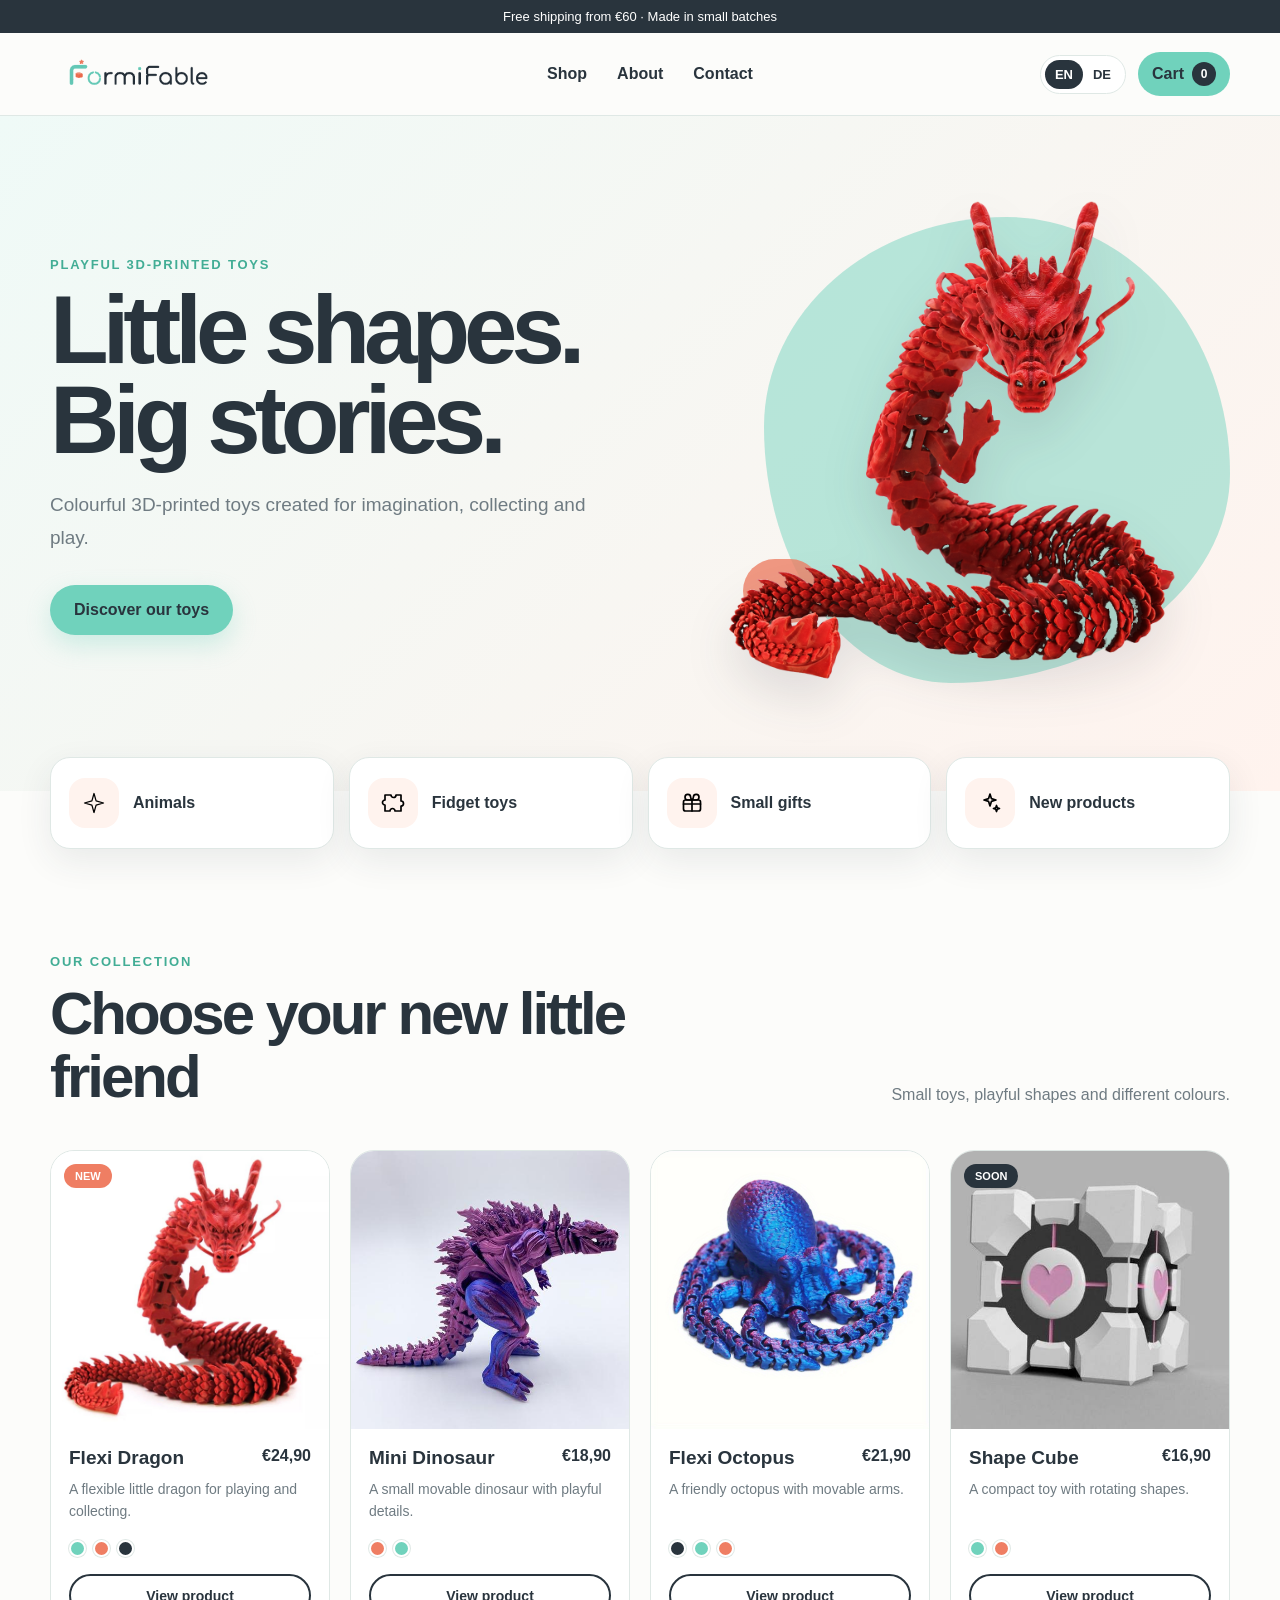
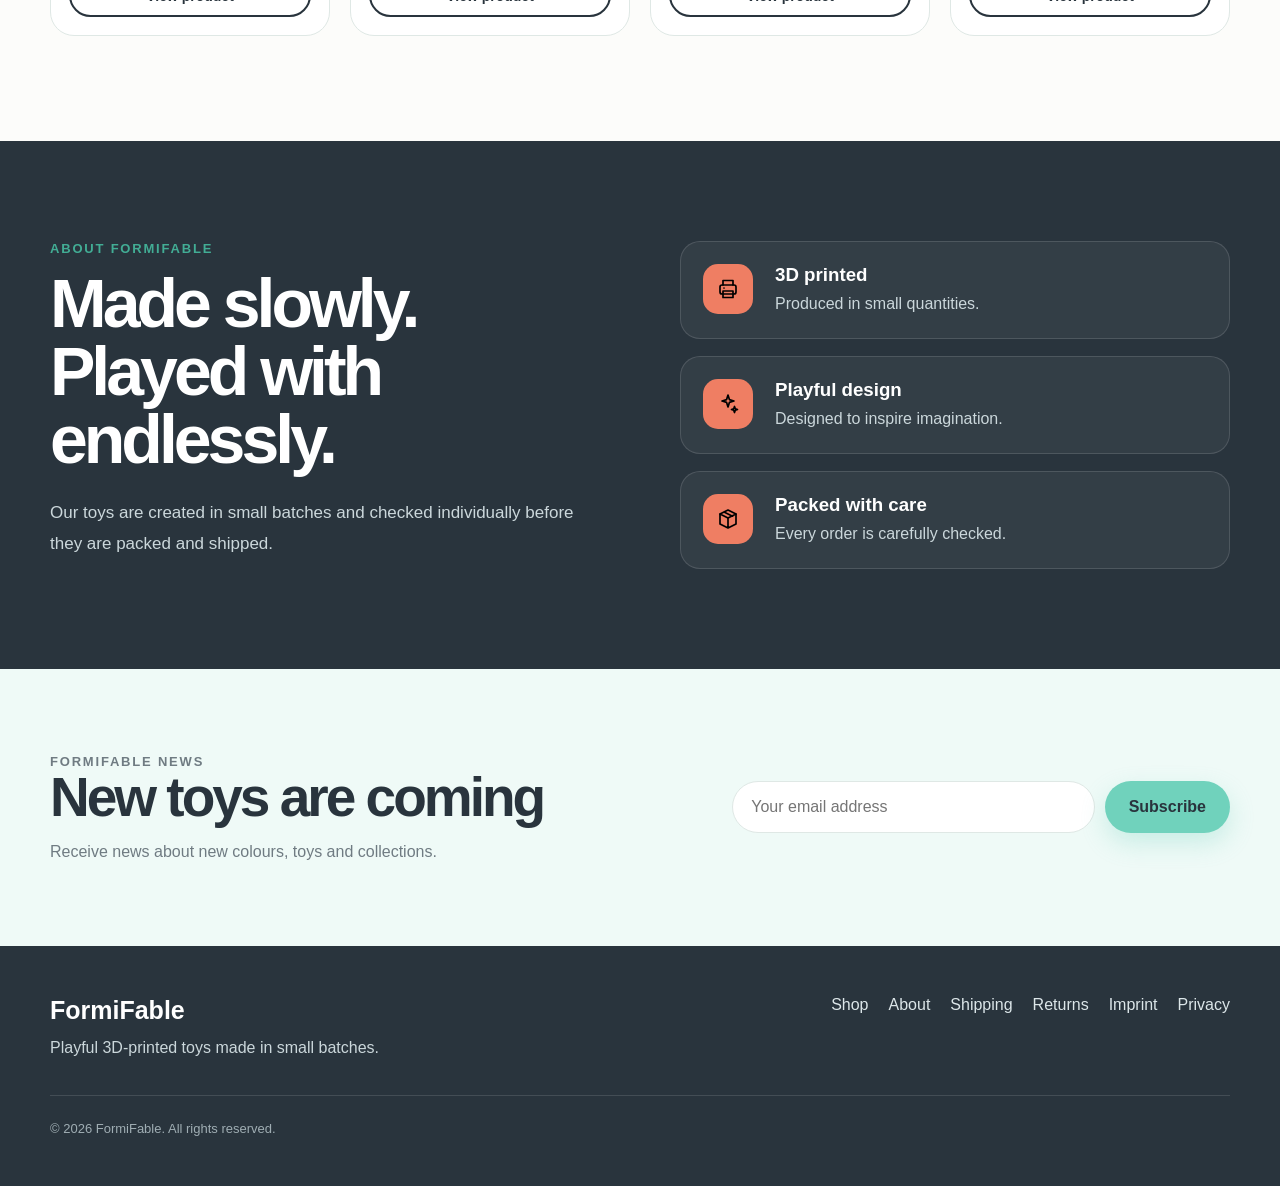
<file: index.html>
<!DOCTYPE html>
<html lang="en">

<head>
    <meta charset="UTF-8">

    <meta
        name="viewport"
        content="width=device-width, initial-scale=1.0"
    >

    <meta
        name="description"
        content="FormiFable — playful 3D-printed toys for children."
    >

    <title>FormiFable</title>

    <link
        rel="stylesheet"
        href="./style.css"
    >

    <script
        src="./script.js"
        defer
    ></script>
</head>


<body>

    <!-- Obere Informationsleiste -->

    <div
        class="announcement"
        data-i18n="announcement"
    >
        Free shipping from €50 · Made in small batches
    </div>


    <!-- Seitenkopf -->

    <header class="site-header">

        <div class="container header-content">

            <a
                class="logo"
                href="./index.html"
                aria-label="FormiFable Home"
            >
                <img
                    src="./images/logo-transparent.png"
                    alt="FormiFable logo"
                >
            </a>


            <nav class="main-navigation">

                <a
                    href="#products"
                    data-i18n="navigation.shop"
                >
                    Shop
                </a>

                <a
                    href="#about"
                    data-i18n="navigation.about"
                >
                    About
                </a>

                <a
                    href="#footer"
                    data-i18n="navigation.contact"
                >
                    Contact
                </a>

            </nav>


            <div class="header-actions">

                <div class="language-switcher">

                    <button
                        class="language-button active"
                        type="button"
                        data-language="en"
                    >
                        EN
                    </button>

                    <button
                        class="language-button"
                        type="button"
                        data-language="de"
                    >
                        DE
                    </button>

                </div>


                <button
                    class="cart-button"
                    id="cartButton"
                    type="button"
                >
                    <span
                        class="cart-button-text"
                        data-i18n="cart.button"
                    >
                        Cart
                    </span>

                    <span
                        class="cart-count"
                        id="cartCount"
                    >
                        0
                    </span>
                </button>

            </div>

        </div>

    </header>


    <main>

        <!-- Hauptbereich -->

        <section class="hero">

            <div class="container hero-content">

                <div class="hero-text">

                    <p
                        class="eyebrow"
                        data-i18n="hero.eyebrow"
                    >
                        PLAYFUL 3D-PRINTED TOYS
                    </p>


                    <h1 data-i18n="hero.title">
                        Little shapes. Big stories.
                    </h1>


                    <p
                        class="hero-description"
                        data-i18n="hero.description"
                    >
                        Colourful 3D-printed toys created for imagination,
                        collecting and play.
                    </p>


                    <a
                        class="primary-button hero-button"
                        href="#products"
                        data-i18n="hero.button"
                    >
                        Discover our toys
                    </a>

                </div>


                <div class="hero-image-container">

                    <div class="hero-circle hero-circle-mint"></div>

                    <div class="hero-circle hero-circle-coral"></div>

                    <img
                        class="hero-image"
                        src="./images/dragon-transparent.png"
                        alt="FormiFable 3D-printed toy"
                    >

                </div>

            </div>

        </section>


        <!-- Kategorien -->

        <section class="categories">

            <div class="container category-grid">

                <a
                    class="category-card"
                    href="#products"
                >
                    <span class="icon-wrapper">
                        <img
                            class="category-icon"
                            src="./images/icons/FormiFable_icons_only/star.svg"
                            alt=""
                            aria-hidden="true"
                        >
                    </span>

                    <span data-i18n="categories.animals">
                        Animals
                    </span>
                </a>


                <a
                    class="category-card"
                    href="#products"
                >
                    <span class="icon-wrapper">
                        <img
                            class="category-icon"
                            src="./images/icons/FormiFable_icons_only/puzzle.svg"
                            alt=""
                            aria-hidden="true"
                        >
                    </span>

                    <span data-i18n="categories.fidget">
                        Fidget toys
                    </span>
                </a>


                <a
                    class="category-card"
                    href="#products"
                >
                    <span class="icon-wrapper">
                        <img
                            class="category-icon"
                            src="./images/icons/FormiFable_icons_only/gift.svg"
                            alt=""
                            aria-hidden="true"
                        >
                    </span>

                    <span data-i18n="categories.gifts">
                        Small gifts
                    </span>
                </a>


                <a
                    class="category-card"
                    href="#products"
                >
                    <span class="icon-wrapper">
                        <img
                            class="category-icon"
                            src="./images/icons/FormiFable_icons_only/sparkles.svg"
                            alt=""
                            aria-hidden="true"
                        >
                    </span>

                    <span data-i18n="categories.new">
                        New products
                    </span>
                </a>

            </div>

        </section>


        <!-- Produktliste -->

        <section
            class="products-section"
            id="products"
        >

            <div class="container">

                <div class="section-header">

                    <div>

                        <p
                            class="eyebrow"
                            data-i18n="products.eyebrow"
                        >
                            OUR COLLECTION
                        </p>


                        <h2 data-i18n="products.title">
                            Choose your new little friend
                        </h2>

                    </div>


                    <p
                        class="section-description"
                        data-i18n="products.description"
                    >
                        Small toys, playful shapes and different colours.
                    </p>

                </div>


                <div class="product-grid">

                    <!-- Produkt 1 -->

                    <article class="product-card">

                        <button
                            class="product-image-button"
                            type="button"
                            data-product-id="dragon"
                        >

                            <span
                                class="product-badge"
                                data-i18n="badges.new"
                            >
                                NEW
                            </span>


                            <img
                                src="./images/toy-dragon.jpg"
                                alt="Flexi Dragon"
                            >

                        </button>


                        <div class="product-card-content">

                            <div class="product-card-heading">

                                <h3 data-i18n="products.items.dragon.name">
                                    Flexi Dragon
                                </h3>

                                <span class="product-price">
                                    €24,90
                                </span>

                            </div>


                            <p data-i18n="products.items.dragon.shortDescription">
                                A flexible little dragon for playing and collecting.
                            </p>


                            <div class="colour-list">

                                <span class="colour-dot mint"></span>

                                <span class="colour-dot coral"></span>

                                <span class="colour-dot graphite"></span>

                            </div>


                            <a
                                class="product-button"
                                href="./product.html?id=dragon"
                                data-i18n="buttons.viewProduct"
                            >
                                View product
                            </a>

                        </div>

                    </article>


                    <!-- Produkt 2 -->

                    <article class="product-card">

                        <button
                            class="product-image-button"
                            type="button"
                            data-product-id="dinosaur"
                        >

                            <img
                                src="./images/toy-dinosaur.jpeg"
                                alt="Mini Dinosaur"
                            >

                        </button>


                        <div class="product-card-content">

                            <div class="product-card-heading">

                                <h3 data-i18n="products.items.dinosaur.name">
                                    Mini Dinosaur
                                </h3>

                                <span class="product-price">
                                    €18,90
                                </span>

                            </div>


                            <p data-i18n="products.items.dinosaur.shortDescription">
                                A small movable dinosaur with playful details.
                            </p>


                            <div class="colour-list">

                                <span class="colour-dot coral"></span>

                                <span class="colour-dot mint"></span>

                            </div>


                            <a
                                class="product-button"
                                href="./product.html?id=dinosaur"
                                data-i18n="buttons.viewProduct"
                            >
                                View product
                            </a>

                        </div>

                    </article>


                    <!-- Produkt 3 -->

                    <article class="product-card">

                        <button
                            class="product-image-button"
                            type="button"
                            data-product-id="octopus"
                        >

                            <img
                                src="./images/toy-octopus.jpeg"
                                alt="Flexi Octopus"
                            >

                        </button>


                        <div class="product-card-content">

                            <div class="product-card-heading">

                                <h3 data-i18n="products.items.octopus.name">
                                    Flexi Octopus
                                </h3>

                                <span class="product-price">
                                    €21,90
                                </span>

                            </div>


                            <p data-i18n="products.items.octopus.shortDescription">
                                A friendly octopus with movable arms.
                            </p>


                            <div class="colour-list">

                                <span class="colour-dot graphite"></span>

                                <span class="colour-dot mint"></span>

                                <span class="colour-dot coral"></span>

                            </div>


                            <a
                                class="product-button"
                                href="./product.html?id=octopus"
                                data-i18n="buttons.viewProduct"
                            >
                                View product
                            </a>

                        </div>

                    </article>


                    <!-- Produkt 4 -->

                    <article class="product-card">

                        <button
                            class="product-image-button"
                            type="button"
                            data-product-id="cube"
                        >

                            <span
                                class="product-badge dark-badge"
                                data-i18n="badges.soon"
                            >
                                SOON
                            </span>


                            <img
                                src="./images/toy-cube.jpg"
                                alt="Shape Cube"
                            >

                        </button>


                        <div class="product-card-content">

                            <div class="product-card-heading">

                                <h3 data-i18n="products.items.cube.name">
                                    Shape Cube
                                </h3>

                                <span class="product-price">
                                    €16,90
                                </span>

                            </div>


                            <p data-i18n="products.items.cube.shortDescription">
                                A compact toy with rotating shapes.
                            </p>


                            <div class="colour-list">

                                <span class="colour-dot mint"></span>

                                <span class="colour-dot coral"></span>

                            </div>


                            <a
                                class="product-button"
                                href="./product.html?id=cube"
                                data-i18n="buttons.viewProduct"
                            >
                                View product
                            </a>

                        </div>

                    </article>

                </div>

            </div>

        </section>


        <!-- Informationen zum Shop -->

        <section
            class="about-section"
            id="about"
        >

            <div class="container about-content">

                <div class="about-text">

                    <p
                        class="eyebrow"
                        data-i18n="about.eyebrow"
                    >
                        ABOUT FORMIFABLE
                    </p>


                    <h2 data-i18n="about.title">
                        Made slowly. Played with endlessly.
                    </h2>


                    <p data-i18n="about.description">
                        Our toys are created in small batches and checked
                        individually before they are packed and shipped.
                    </p>

                </div>


                <div class="about-features">

                    <article class="about-feature">

                        <span class="about-feature-icon icon-wrapper">
                            <img
                                class="category-icon"
                                src="./images/icons/FormiFable_icons_only/printer.svg"
                                alt=""
                                aria-hidden="true"
                            >
                        </span>

                        <div>

                            <h3 data-i18n="about.features.printed.title">
                                3D printed
                            </h3>

                            <p data-i18n="about.features.printed.text">
                                Produced in small quantities.
                            </p>

                        </div>

                    </article>


                    <article class="about-feature">

                        <span class="about-feature-icon icon-wrapper">
                            <img
                                class="category-icon"
                                src="./images/icons/FormiFable_icons_only/sparkles.svg"
                                alt=""
                                aria-hidden="true"
                            >
                        </span>

                        <div>

                            <h3 data-i18n="about.features.design.title">
                                Playful design
                            </h3>

                            <p data-i18n="about.features.design.text">
                                Designed to inspire imagination.
                            </p>

                        </div>

                    </article>


                    <article class="about-feature">

                        <span class="about-feature-icon icon-wrapper">
                            <img
                                class="category-icon"
                                src="./images/icons/FormiFable_icons_only/package.svg"
                                alt=""
                                aria-hidden="true"
                            >
                        </span>

                        <div>

                            <h3 data-i18n="about.features.packed.title">
                                Packed with care
                            </h3>

                            <p data-i18n="about.features.packed.text">
                                Every order is carefully checked.
                            </p>

                        </div>

                    </article>

                </div>

            </div>

        </section>


        <!-- Newsletter -->

        <section class="newsletter">

            <div class="container newsletter-content">

                <div>

                    <p
                        class="eyebrow"
                        data-i18n="newsletter.eyebrow"
                    >
                        FORMIFABLE NEWS
                    </p>


                    <h2 data-i18n="newsletter.title">
                        New toys are coming
                    </h2>


                    <p data-i18n="newsletter.description">
                        Receive news about new colours, toys and collections.
                    </p>

                </div>


                <form
                    class="newsletter-form"
                    id="newsletterForm"
                >

                    <input
                        id="emailInput"
                        type="email"
                        data-i18n-placeholder="newsletter.placeholder"
                        placeholder="Your email address"
                        required
                    >


                    <button
                        class="primary-button"
                        type="submit"
                        data-i18n="newsletter.button"
                    >
                        Subscribe
                    </button>

                </form>

            </div>

        </section>

    </main>


    <!-- Footer -->

    <footer
        class="footer"
        id="footer"
    >

        <div class="container footer-content">

            <div>

                <strong class="footer-logo">
                    FormiFable
                </strong>

                <p data-i18n="footer.description">
                    Playful 3D-printed toys made in small batches.
                </p>

            </div>


            <div class="footer-links">

                <a
                    href="#products"
                    data-i18n="navigation.shop"
                >
                    Shop
                </a>

                <a
                    href="#about"
                    data-i18n="navigation.about"
                >
                    About
                </a>

                <a
                    href="#"
                    data-i18n="footer.shipping"
                >
                    Shipping
                </a>

                <a
                    href="#"
                    data-i18n="footer.returns"
                >
                    Returns
                </a>

                <a
                    href="#"
                    data-i18n="footer.imprint"
                >
                    Imprint
                </a>

                <a
                    href="#"
                    data-i18n="footer.privacy"
                >
                    Privacy
                </a>

            </div>


            <span data-i18n="footer.copyright">
                © 2026 FormiFable. All rights reserved.
            </span>

        </div>

    </footer>


    <!-- Produktmodal -->

    <div
        class="modal-overlay"
        id="productModal"
        aria-hidden="true"
    >

        <div
            class="product-modal"
            role="dialog"
            aria-modal="true"
        >

            <button
                class="modal-close-button"
                id="closeModalButton"
                type="button"
                aria-label="Close"
            >
                <img
                    class="close-icon"
                    src="./images/icons/FormiFable_icons_only/close.svg"
                    alt=""
                    aria-hidden="true"
                >
            </button>


            <div class="modal-product-grid">

                <div class="modal-image-container">

                    <img
                        id="modalProductImage"
                        src="./images/toy-dragon.jpg"
                        alt=""
                    >

                </div>


                <div class="modal-product-information">

                    <p
                        class="eyebrow"
                        data-i18n="modal.category"
                    >
                        3D-PRINTED TOY
                    </p>


                    <h2 id="modalProductName">
                        Flexi Dragon
                    </h2>


                    <p
                        class="modal-description"
                        id="modalProductDescription"
                    >
                        Product description
                    </p>


                    <p
                        class="modal-details"
                        id="modalProductDetails"
                    >
                        Detailed information about the product.
                    </p>


                    <strong
                        class="modal-price"
                        id="modalProductPrice"
                    >
                        €24,90
                    </strong>


                    <div class="modal-actions">

                        <button
                            class="primary-button"
                            id="modalAddToCartButton"
                            type="button"
                            data-i18n="buttons.addToCart"
                        >
                            Add to cart
                        </button>


                        <a
                            class="secondary-button"
                            id="modalDetailsLink"
                            href="./product.html?id=dragon"
                            data-i18n="buttons.viewDetails"
                        >
                            View details
                        </a>

                    </div>

                </div>

            </div>

        </div>

    </div>


    <!-- Warenkorb -->

    <div
        class="modal-overlay cart-overlay"
        id="cartModal"
        aria-hidden="true"
    >

        <aside
            class="cart-modal"
            role="dialog"
            aria-modal="true"
            aria-labelledby="cartModalTitle"
        >

            <div class="cart-modal-header">

                <div>

                    <p class="eyebrow">
                        FormiFable
                    </p>

                    <h2 id="cartModalTitle">
                        Your cart
                    </h2>

                </div>


                <button
                    class="modal-close-button cart-close-button"
                    id="closeCartButton"
                    type="button"
                    aria-label="Close cart"
                >
                    <img
                        class="close-icon"
                        src="./images/icons/FormiFable_icons_only/close.svg"
                        alt=""
                        aria-hidden="true"
                    >
                </button>

            </div>


            <div
                class="cart-items"
                id="cartItems"
            ></div>


            <div
                class="cart-empty"
                id="cartEmpty"
            >
                Your cart is empty.
            </div>


            <div class="cart-summary">

                <div class="cart-total-row">

                    <span id="cartTotalLabel">
                        Total
                    </span>

                    <strong id="cartTotal">
                        €0.00
                    </strong>

                </div>


                <button
                    class="primary-button cart-checkout-button"
                    id="checkoutButton"
                    type="button"
                >
                    Checkout
                </button>

            </div>

        </aside>

    </div>


    <!-- Benachrichtigung -->

    <div
        class="toast"
        id="toast"
        role="status"
        aria-live="polite"
    ></div>

</body>

</html>
</file>
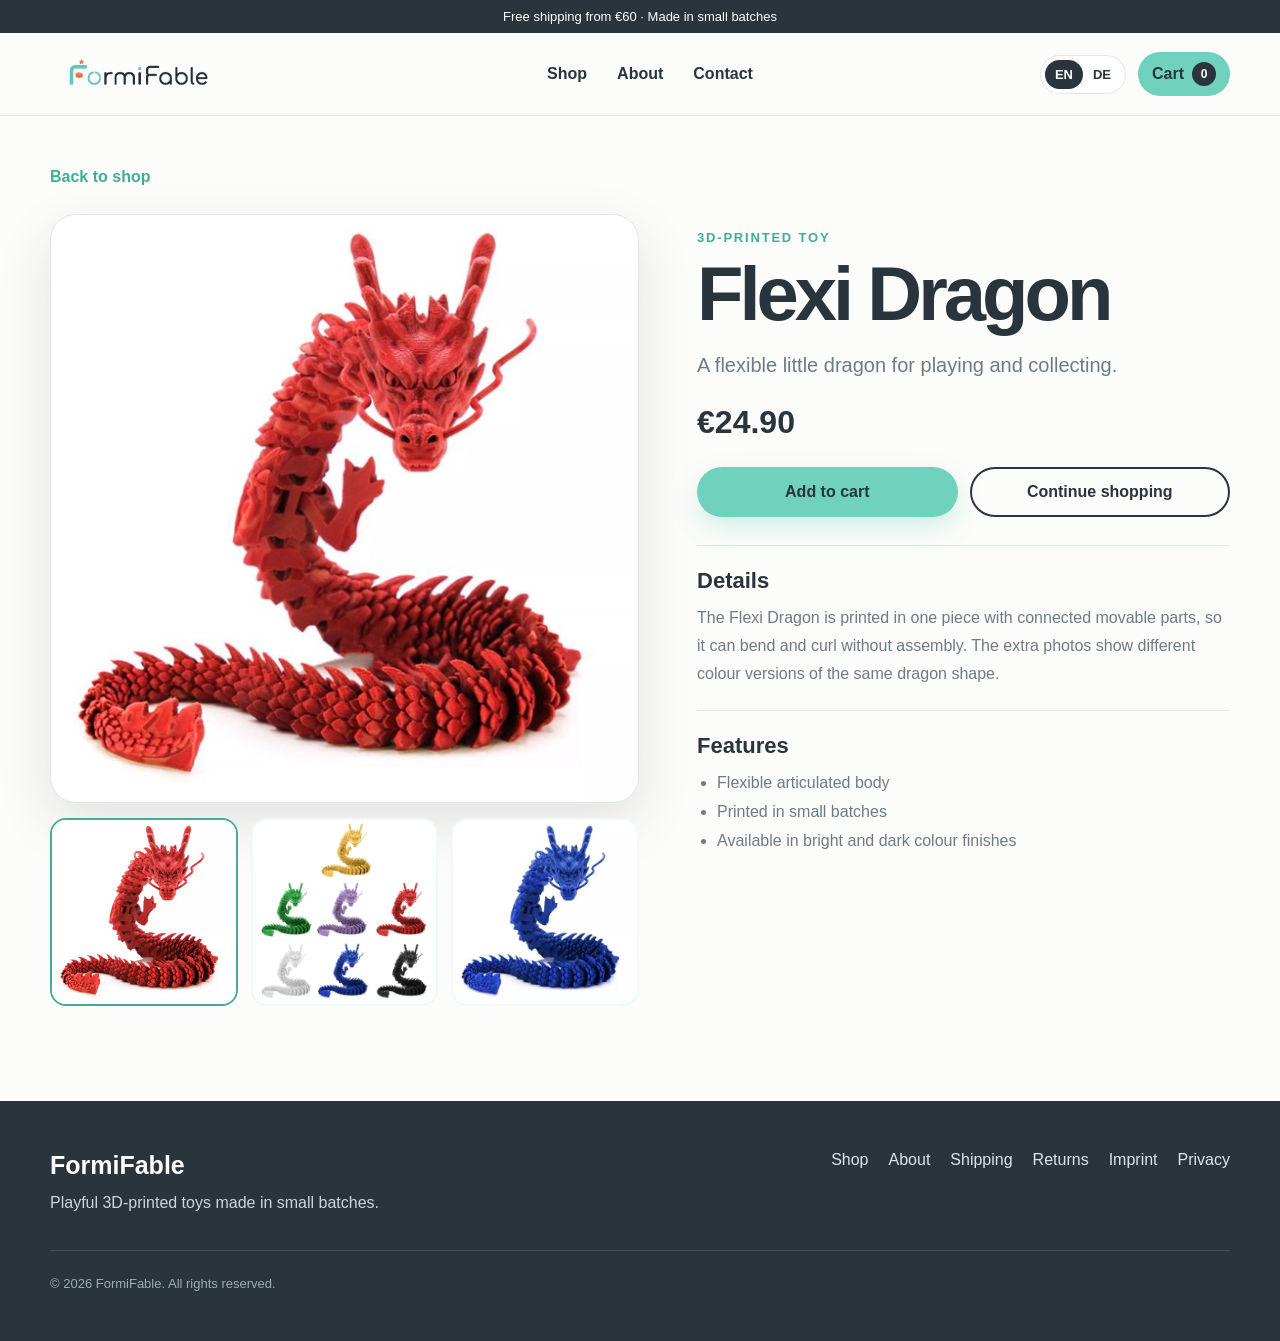
<file: product.html>
<!DOCTYPE html>
<html lang="en">

<head>
    <meta charset="UTF-8">

    <meta
        name="viewport"
        content="width=device-width, initial-scale=1.0"
    >

    <meta
        name="description"
        content="Detailed FormiFable product page with photos and product information."
    >

    <title>FormiFable | Product</title>

    <link
        rel="stylesheet"
        href="./style.css"
    >

    <script
        src="./product.js"
        defer
    ></script>
</head>

<body>
    <div
        class="announcement"
        data-i18n="announcement"
    >
        Free shipping from €60 · Made in small batches
    </div>

    <header class="site-header">
        <div class="container header-content">
            <a
                class="logo"
                href="./index.html"
                aria-label="FormiFable Home"
            >
                <img
                    src="./images/logo-transparent.png"
                    alt="FormiFable logo"
                >
            </a>

            <nav class="main-navigation">
                <a
                    href="./index.html#products"
                    data-i18n="navigation.shop"
                >
                    Shop
                </a>

                <a
                    href="./index.html#about"
                    data-i18n="navigation.about"
                >
                    About
                </a>

                <a
                    href="#footer"
                    data-i18n="navigation.contact"
                >
                    Contact
                </a>
            </nav>

            <div class="header-actions">
                <div class="language-switcher">
                    <button
                        class="language-button active"
                        type="button"
                        data-language="en"
                    >
                        EN
                    </button>

                    <button
                        class="language-button"
                        type="button"
                        data-language="de"
                    >
                        DE
                    </button>
                </div>

                <button
                    class="cart-button"
                    id="cartButton"
                    type="button"
                >
                    <span
                        class="cart-button-text"
                        data-i18n="cart.button"
                    >
                        Cart
                    </span>

                    <span
                        class="cart-count"
                        id="cartCount"
                    >
                        0
                    </span>
                </button>
            </div>
        </div>
    </header>

    <main>
        <section class="product-detail-section">
            <div class="container">
                <a
                    class="back-link"
                    href="./index.html#products"
                    id="backLink"
                >
                    Back to shop
                </a>

                <div class="product-detail-layout">
                    <div class="product-gallery">
                        <div class="product-gallery-main">
                            <img
                                id="productMainImage"
                                src="./images/toy-dragon.jpg"
                                alt="Flexi Dragon"
                            >
                        </div>

                        <div
                            class="product-thumbnail-list"
                            id="productThumbnails"
                            aria-label="Product photos"
                        ></div>
                    </div>

                    <article class="product-detail-info">
                        <p
                            class="eyebrow"
                            id="productCategory"
                        >
                            3D-PRINTED TOY
                        </p>

                        <h1 id="productName">
                            Flexi Dragon
                        </h1>

                        <p
                            class="product-detail-lead"
                            id="productShortDescription"
                        >
                            A flexible little dragon for playing and collecting.
                        </p>

                        <strong
                            class="product-detail-price"
                            id="productPrice"
                        >
                            €24.90
                        </strong>

                        <div
                            class="product-detail-actions"
                        >
                            <button
                                class="primary-button"
                                id="addToCartButton"
                                type="button"
                                data-i18n="buttons.addToCart"
                            >
                                Add to cart
                            </button>

                            <a
                                class="secondary-button"
                                href="./index.html#products"
                                id="continueShoppingLink"
                            >
                                Continue shopping
                            </a>
                        </div>

                        <div class="product-detail-panel">
                            <h2 id="detailsTitle">
                                Details
                            </h2>

                            <p id="productDetails">
                                Detailed information about the product.
                            </p>
                        </div>

                        <div class="product-detail-panel">
                            <h2 id="featuresTitle">
                                Features
                            </h2>

                            <ul id="productFeatures"></ul>
                        </div>
                    </article>
                </div>
            </div>
        </section>
    </main>

    <footer
        class="footer"
        id="footer"
    >
        <div class="container footer-content">
            <div>
                <strong class="footer-logo">
                    FormiFable
                </strong>

                <p data-i18n="footer.description">
                    Playful 3D-printed toys made in small batches.
                </p>
            </div>

            <div class="footer-links">
                <a
                    href="./index.html#products"
                    data-i18n="navigation.shop"
                >
                    Shop
                </a>

                <a
                    href="./index.html#about"
                    data-i18n="navigation.about"
                >
                    About
                </a>

                <a
                    href="#"
                    data-i18n="footer.shipping"
                >
                    Shipping
                </a>

                <a
                    href="#"
                    data-i18n="footer.returns"
                >
                    Returns
                </a>

                <a
                    href="#"
                    data-i18n="footer.imprint"
                >
                    Imprint
                </a>

                <a
                    href="#"
                    data-i18n="footer.privacy"
                >
                    Privacy
                </a>
            </div>

            <span data-i18n="footer.copyright">
                © 2026 FormiFable. All rights reserved.
            </span>
        </div>
    </footer>

    <div
        class="toast"
        id="toast"
        role="status"
        aria-live="polite"
    ></div>
</body>

</html>
</file>
<file: style.css>
:root {
    --mint: #70d2bc;
    --mint-dark: #42ad95;
    --coral: #ef7e63;
    --dark: #29343d;
    --gray: #6f7b82;
    --white: #ffffff;
    --background: #fcfcfa;
    --light-mint: #effaf7;
    --light-coral: #fff3ee;
    --border: #dfe8e5;

    --shadow:
        0 20px 55px rgba(41, 52, 61, 0.12);

    --container:
        min(1180px, calc(100% - 32px));
}


* {
    box-sizing: border-box;
}


html {
    scroll-behavior: smooth;
}


body {
    margin: 0;

    font-family:
        Arial,
        Helvetica,
        sans-serif;

    color: var(--dark);
    background: var(--background);
}


body.modal-open {
    overflow: hidden;
}


img {
    display: block;
    max-width: 100%;
}


a {
    color: inherit;
    text-decoration: none;
}


button,
input {
    font: inherit;
}


button {
    cursor: pointer;
}


.container {
    width: var(--container);
    margin: 0 auto;
}


/* Allgemeine Elemente */

.eyebrow {
    margin: 0 0 13px;

    color: var(--mint-dark);

    font-size: 13px;
    font-weight: 900;
    letter-spacing: 1.8px;
}


.primary-button,
.secondary-button {
    min-height: 50px;

    display: inline-flex;
    align-items: center;
    justify-content: center;

    padding: 13px 24px;

    border-radius: 50px;

    font-weight: 900;

    transition:
        transform 0.2s ease,
        box-shadow 0.2s ease,
        background 0.2s ease;
}


.primary-button {
    border: none;

    color: var(--dark);
    background: var(--mint);

    box-shadow:
        0 10px 25px rgba(112, 210, 188, 0.3);
}


.secondary-button {
    border: 2px solid var(--dark);

    color: var(--dark);
    background: transparent;
}


.primary-button:hover,
.secondary-button:hover {
    transform: translateY(-2px);
}


/* Obere Leiste */

.announcement {
    padding: 9px 15px;

    text-align: center;

    color: var(--white);
    background: var(--dark);

    font-size: 13px;
}


/* Header */

.site-header {
    position: sticky;
    top: 0;
    z-index: 30;

    border-bottom: 1px solid var(--border);

    background:
        rgba(252, 252, 250, 0.94);

    backdrop-filter: blur(15px);
}


.header-content {
    min-height: 82px;

    display: grid;
    grid-template-columns: 210px 1fr auto;
    align-items: center;

    gap: 25px;
}


.logo img {
    width: 190px;
    height: 58px;

    object-fit: contain;
    object-position: left center;
}


.main-navigation {
    display: flex;
    justify-content: center;

    gap: 30px;

    font-weight: 800;
}


.main-navigation a {
    transition: color 0.2s ease;
}


.main-navigation a:hover {
    color: var(--mint-dark);
}


.header-actions {
    display: flex;
    align-items: center;

    gap: 12px;
}


.language-switcher {
    display: flex;

    padding: 4px;

    border: 1px solid var(--border);
    border-radius: 50px;

    background: var(--white);
}


.language-button {
    min-width: 38px;

    padding: 7px 9px;

    border: none;
    border-radius: 50px;

    color: var(--dark);
    background: transparent;

    font-size: 13px;
    font-weight: 900;
}


.language-button.active {
    color: var(--white);
    background: var(--dark);
}


.cart-button {
    min-height: 44px;

    display: flex;
    align-items: center;

    gap: 8px;

    padding: 9px 14px;

    border: none;
    border-radius: 50px;

    color: var(--dark);
    background: var(--mint);

    font-weight: 900;
}


.cart-count {
    min-width: 24px;
    height: 24px;

    display: grid;
    place-items: center;

    border-radius: 50%;

    color: var(--white);
    background: var(--dark);

    font-size: 12px;
}


/* Hero */

.hero {
    overflow: hidden;

    padding: 65px 0 80px;

    background:
        linear-gradient(
            135deg,
            var(--light-mint),
            var(--light-coral)
        );
}


.hero-content {
    min-height: 530px;

    display: grid;
    grid-template-columns: 1.05fr 0.95fr;
    align-items: center;

    gap: 65px;
}


.hero-text {
    position: relative;
    z-index: 2;

    max-width: 680px;
}


.hero h1 {
    max-width: 680px;

    margin: 0 0 24px;

    font-size: clamp(55px, 8vw, 96px);
    line-height: 0.94;
    letter-spacing: -6px;
}


.hero-description {
    max-width: 550px;

    margin: 0 0 31px;

    color: var(--gray);

    font-size: 19px;
    line-height: 1.7;
}


.hero-button {
    width: auto;
}


.hero-image-container {
    position: relative;

    min-height: 500px;

    display: grid;
    place-items: center;

    width: min(100%, 540px);
    margin-left: auto;
}


.hero-image {
    position: relative;
    z-index: 2;

    width: min(100%, 520px);
    height: auto;

    object-fit: contain;
    object-position: center;

    filter:
        drop-shadow(0 24px 24px rgba(30, 45, 55, 0.12));
}


.hero-circle {
    position: absolute;
}


.hero-circle-mint {
    z-index: 1;

    width: 88%;
    aspect-ratio: 1;

    top: 6%;
    right: 0;

    border-radius:
        52% 48% 60% 40% /
        45% 55% 45% 55%;

    background: rgba(112, 210, 188, 0.48);
}


.hero-circle-coral {
    z-index: 1;

    width: 15%;
    aspect-ratio: 1.25 / 1;

    bottom: 16%;
    left: 8%;

    border-radius: 999px;

    background: var(--coral);
    opacity: 0.78;
}


/* Kategorien */

.categories {
    position: relative;
    z-index: 5;

    margin-top: -34px;
}


.category-grid {
    display: grid;
    grid-template-columns: repeat(4, 1fr);

    gap: 15px;
}


.category-card {
    min-height: 92px;

    display: flex;
    align-items: center;

    gap: 14px;

    padding: 18px;

    border: 1px solid var(--border);
    border-radius: 20px;

    background: var(--white);
    box-shadow:
        0 12px 35px rgba(41, 52, 61, 0.09);

    font-weight: 900;

    transition:
        transform 0.2s ease,
        box-shadow 0.2s ease;
}


.category-card:hover {
    transform: translateY(-5px);

    box-shadow:
        0 20px 45px rgba(41, 52, 61, 0.13);
}


.icon-wrapper {
    width: 50px;
    height: 50px;

    display: flex;
    align-items: center;
    justify-content: center;

    flex-shrink: 0;

    border-radius: 16px;

    background: var(--light-coral);
}


.category-icon {
    width: 24px;
    height: 24px;

    display: block;

    object-fit: contain;
}


/* Produktbereich */

.products-section {
    padding: 105px 0;
}


.section-header {
    display: flex;
    align-items: flex-end;
    justify-content: space-between;

    gap: 40px;

    margin-bottom: 42px;
}


.section-header h2 {
    max-width: 670px;

    margin: 0;

    font-size: clamp(37px, 5vw, 60px);
    line-height: 1.05;
    letter-spacing: -3px;
}


.section-description {
    max-width: 350px;

    margin: 0;

    color: var(--gray);

    line-height: 1.7;
}


.product-grid {
    display: grid;
    grid-template-columns:
        repeat(4, minmax(0, 1fr));

    gap: 20px;
}


.product-card {
    overflow: hidden;

    border: 1px solid var(--border);
    border-radius: 24px;

    background: var(--white);

    transition:
        transform 0.25s ease,
        box-shadow 0.25s ease;
}


.product-card:hover {
    transform: translateY(-7px);

    box-shadow: var(--shadow);
}


.product-image-button {
    position: relative;

    width: 100%;

    display: block;

    overflow: hidden;

    padding: 0;
    border: none;

    background: var(--light-mint);
}


.product-image-button img {
    width: 100%;
    aspect-ratio: 1;

    object-fit: cover;

    transition: transform 0.35s ease;
}


.product-card:hover
.product-image-button img {
    transform: scale(1.055);
}


.product-badge {
    position: absolute;
    top: 13px;
    left: 13px;
    z-index: 2;

    padding: 6px 11px;

    border-radius: 50px;

    color: var(--white);
    background: var(--coral);

    font-size: 11px;
    font-weight: 900;
}


.product-badge.dark-badge {
    background: var(--dark);
}


.product-card-content {
    padding: 18px;
}


.product-card-heading {
    display: flex;
    align-items: flex-start;
    justify-content: space-between;

    gap: 10px;
}


.product-card-heading h3 {
    margin: 0;

    font-size: 19px;
}


.product-price {
    flex-shrink: 0;

    font-weight: 900;
}


.product-card-content > p {
    min-height: 46px;

    margin: 10px 0 15px;

    color: var(--gray);

    font-size: 14px;
    line-height: 1.55;
}


.colour-list {
    display: flex;

    gap: 7px;

    margin-bottom: 17px;
}


.colour-dot {
    width: 17px;
    height: 17px;

    border: 2px solid var(--white);
    border-radius: 50%;

    box-shadow:
        0 0 0 1px var(--border);
}


.colour-dot.mint {
    background: var(--mint);
}


.colour-dot.coral {
    background: var(--coral);
}


.colour-dot.graphite {
    background: var(--dark);
}


.product-button {
    width: 100%;
    min-height: 43px;

    display: inline-flex;
    align-items: center;
    justify-content: center;

    padding: 10px 15px;

    border: 2px solid var(--dark);
    border-radius: 50px;

    color: var(--dark);
    background: transparent;

    font-size: 14px;
    font-weight: 900;

    transition:
        color 0.2s ease,
        background 0.2s ease;
}


.product-button:hover {
    color: var(--white);
    background: var(--dark);
}


/* Product detail */

.product-detail-section {
    padding: 52px 0 95px;
}


.back-link {
    display: inline-flex;

    margin-bottom: 28px;

    color: var(--mint-dark);

    font-weight: 900;
}


.product-detail-layout {
    display: grid;
    grid-template-columns: minmax(0, 1.05fr) minmax(360px, 0.95fr);

    gap: 58px;
}


.product-gallery-main {
    overflow: hidden;

    border: 1px solid var(--border);
    border-radius: 26px;

    background: var(--light-mint);
    box-shadow: var(--shadow);
}


.product-gallery-main img {
    width: 100%;
    aspect-ratio: 1;

    object-fit: cover;
}


.product-thumbnail-list {
    display: grid;
    grid-template-columns: repeat(3, minmax(0, 1fr));

    gap: 13px;

    margin-top: 15px;
}


.product-thumbnail {
    overflow: hidden;

    padding: 0;

    border: 2px solid transparent;
    border-radius: 16px;

    background: var(--light-mint);

    transition:
        border-color 0.2s ease,
        transform 0.2s ease;
}


.product-thumbnail:hover,
.product-thumbnail.active {
    border-color: var(--mint-dark);
}


.product-thumbnail:hover {
    transform: translateY(-2px);
}


.product-thumbnail img {
    width: 100%;
    aspect-ratio: 1;

    object-fit: cover;
}


.product-detail-info {
    align-self: start;

    padding-top: 16px;
}


.product-detail-info h1 {
    margin: 0 0 18px;

    font-size: clamp(48px, 6vw, 76px);
    line-height: 0.96;
    letter-spacing: -4px;
}


.product-detail-lead {
    margin: 0 0 22px;

    color: var(--gray);

    font-size: 20px;
    line-height: 1.65;
}


.product-detail-price {
    display: block;

    margin-bottom: 26px;

    font-size: 32px;
}


.product-detail-actions {
    display: grid;
    grid-template-columns: 1fr 1fr;

    gap: 12px;

    margin-bottom: 28px;
}


.product-detail-panel {
    padding: 22px 0;

    border-top: 1px solid var(--border);
}


.product-detail-panel h2 {
    margin: 0 0 10px;

    font-size: 22px;
}


.product-detail-panel p {
    margin: 0;

    color: var(--gray);

    line-height: 1.75;
}


.product-detail-panel ul {
    margin: 0;
    padding-left: 20px;

    color: var(--gray);

    line-height: 1.8;
}


/* Über den Shop */

.about-section {
    padding: 100px 0;

    color: var(--white);
    background: var(--dark);
}


.about-content {
    display: grid;
    grid-template-columns: 1fr 1fr;

    gap: 80px;
}


.about-text h2 {
    max-width: 600px;

    margin: 0 0 25px;

    font-size: clamp(42px, 6vw, 68px);
    line-height: 1;
    letter-spacing: -4px;
}


.about-text > p:last-child {
    max-width: 590px;

    margin: 0;

    color: #cbd7db;

    font-size: 17px;
    line-height: 1.8;
}


.about-features {
    display: flex;
    flex-direction: column;

    gap: 17px;
}


.about-feature {
    display: grid;
    grid-template-columns: 55px 1fr;

    gap: 17px;

    padding: 22px;

    border: 1px solid rgba(255, 255, 255, 0.13);
    border-radius: 20px;

    background:
        rgba(255, 255, 255, 0.05);
}


.about-feature-icon {
    width: 50px;
    height: 50px;

    border-radius: 15px;

    background: var(--coral);
}


.about-feature h3 {
    margin: 0 0 6px;
}


.about-feature p {
    margin: 0;

    color: #cbd7db;

    line-height: 1.5;
}


/* Newsletter */

.newsletter {
    padding: 85px 0;

    background: var(--light-mint);
}


.newsletter-content {
    display: grid;
    grid-template-columns: 1fr 0.8fr;
    align-items: center;

    gap: 60px;
}


.newsletter h2 {
    margin: 0 0 14px;

    font-size: clamp(35px, 5vw, 55px);
    line-height: 1.05;
    letter-spacing: -3px;
}


.newsletter-content p {
    margin-bottom: 0;

    color: var(--gray);
}


.newsletter-form {
    display: grid;
    grid-template-columns: 1fr auto;

    gap: 10px;
}


.newsletter-form input {
    width: 100%;
    min-height: 52px;

    padding: 13px 18px;

    border: 1px solid var(--border);
    border-radius: 50px;
    outline: none;

    color: var(--dark);
    background: var(--white);
}


.newsletter-form input:focus {
    border-color: var(--mint-dark);

    box-shadow:
        0 0 0 3px rgba(112, 210, 188, 0.22);
}


/* Footer */

.footer {
    padding: 50px 0;

    color: var(--white);
    background: var(--dark);
}


.footer-content {
    display: grid;
    grid-template-columns: 1fr auto;

    gap: 35px;
}


.footer-logo {
    display: block;

    margin-bottom: 10px;

    font-size: 25px;
}


.footer-content p {
    max-width: 380px;

    margin: 0;

    color: #cbd7db;

    line-height: 1.6;
}


.footer-links {
    display: flex;
    flex-wrap: wrap;
    justify-content: flex-end;

    gap: 20px;

    color: #dce6e9;
}


.footer-content > span {
    grid-column: 1 / -1;

    padding-top: 25px;

    border-top:
        1px solid rgba(255, 255, 255, 0.12);

    color: #9fadb3;

    font-size: 13px;
}


/* Produktmodal */

.modal-overlay {
    position: fixed;
    inset: 0;
    z-index: 100;

    display: grid;
    place-items: center;

    padding: 20px;

    background:
        rgba(41, 52, 61, 0.62);

    opacity: 0;
    visibility: hidden;
    pointer-events: none;

    transition:
        opacity 0.25s ease,
        visibility 0.25s ease;
}


.modal-overlay.open {
    opacity: 1;
    visibility: visible;
    pointer-events: auto;
}


.cart-overlay {
    place-items: stretch end;

    padding: 0;
}


.product-modal {
    position: relative;

    width: min(950px, 100%);
    max-height: calc(100vh - 40px);

    overflow-y: auto;

    padding: 28px;

    border-radius: 28px;

    background: var(--white);
    box-shadow:
        0 35px 100px rgba(0, 0, 0, 0.25);

    transform: translateY(25px) scale(0.97);

    transition: transform 0.25s ease;
}


.modal-overlay.open
.product-modal {
    transform: translateY(0) scale(1);
}


.modal-close-button {
    position: absolute;
    top: 15px;
    right: 15px;
    z-index: 5;

    width: 42px;
    height: 42px;

    display: grid;
    place-items: center;

    border: none;
    border-radius: 50%;

    color: var(--dark);
    background: var(--white);

    box-shadow:
        0 8px 24px rgba(41, 52, 61, 0.15);
}


.close-icon {
    width: 18px;
    height: 18px;

    display: block;

    object-fit: contain;
}


.modal-product-grid {
    display: grid;
    grid-template-columns: 1fr 1fr;

    gap: 38px;
}


.modal-image-container {
    overflow: hidden;

    border-radius: 23px;

    background: var(--light-mint);
}


.modal-image-container img {
    width: 100%;
    height: 100%;
    min-height: 460px;

    object-fit: cover;
}


.modal-product-information {
    display: flex;
    flex-direction: column;
    justify-content: center;

    padding: 25px 5px;
}


.modal-product-information h2 {
    margin: 0 0 17px;

    font-size: clamp(38px, 5vw, 58px);
    line-height: 1;
    letter-spacing: -3px;
}


.modal-description {
    margin: 0 0 17px;

    color: var(--gray);

    font-size: 18px;
    line-height: 1.6;
}


.modal-details {
    margin: 0 0 23px;

    color: var(--gray);

    line-height: 1.7;
}


.modal-price {
    margin-bottom: 27px;

    font-size: 28px;
}


.modal-actions {
    display: flex;
    flex-direction: column;

    gap: 10px;
}


/* Cart */

.cart-modal {
    position: relative;

    width: min(470px, 100%);
    height: 100vh;
    max-height: none;

    display: flex;
    flex-direction: column;

    overflow: hidden;

    border-radius: 28px 0 0 28px;

    background: var(--white);
    box-shadow:
        0 35px 100px rgba(0, 0, 0, 0.25);

    transform: translateX(100%);

    transition: transform 0.25s ease;
}


.modal-overlay.open
.cart-modal {
    transform: translateX(0);
}


.cart-modal-header {
    display: flex;
    align-items: flex-start;
    justify-content: space-between;

    gap: 24px;

    padding: 28px 28px 18px;

    border-bottom: 1px solid var(--border);
}


.cart-modal-header h2 {
    margin: 0;

    font-size: 38px;
    line-height: 1;
    letter-spacing: -2px;
}


.cart-close-button {
    position: static;

    flex-shrink: 0;
}


.cart-items {
    overflow-y: auto;

    padding: 4px 28px;
}


.cart-item {
    display: grid;
    grid-template-columns: 86px minmax(0, 1fr) auto auto;
    align-items: center;

    gap: 16px;

    padding: 18px 0;

    border-bottom: 1px solid var(--border);
}


.cart-item img {
    width: 86px;
    aspect-ratio: 1;

    border-radius: 16px;

    object-fit: cover;

    background: var(--light-mint);
}


.cart-item-information h3 {
    margin: 0 0 6px;

    font-size: 18px;
}


.cart-item-information p {
    margin: 0;

    color: var(--gray);

    font-size: 14px;
}


.quantity-control {
    min-width: 116px;

    display: grid;
    grid-template-columns: 36px 1fr 36px;
    align-items: center;

    overflow: hidden;

    border: 1px solid var(--border);
    border-radius: 50px;

    background: var(--background);
}


.quantity-control button {
    width: 36px;
    height: 36px;

    border: none;

    color: var(--dark);
    background: transparent;

    font-weight: 900;
}


.quantity-control button:hover {
    background: var(--light-mint);
}


.quantity-control span {
    min-width: 36px;

    text-align: center;

    font-weight: 900;
}


.cart-item-total {
    min-width: 82px;

    text-align: right;
}


.cart-remove-button {
    grid-column: 2 / -1;
    justify-self: start;

    padding: 0;

    border: none;

    color: var(--coral);
    background: transparent;

    font-size: 13px;
    font-weight: 900;
}


.cart-empty {
    display: none;

    padding: 40px 28px;

    color: var(--gray);

    text-align: center;
}


.cart-empty.show {
    display: block;
}


.cart-summary {
    padding: 22px 28px 28px;

    border-top: 1px solid var(--border);
    background: var(--background);
}


.cart-total-row {
    display: flex;
    align-items: center;
    justify-content: space-between;

    gap: 20px;

    margin-bottom: 16px;

    font-size: 18px;
}


.cart-total-row strong {
    font-size: 24px;
}


.cart-checkout-button {
    width: 100%;
}


.cart-checkout-button:disabled {
    cursor: not-allowed;

    opacity: 0.55;
    transform: none;
}


/* Benachrichtigung */

.toast {
    position: fixed;
    right: 20px;
    bottom: 20px;
    z-index: 150;

    width: min(360px, calc(100% - 40px));

    padding: 16px 20px;

    border-radius: 16px;

    color: var(--white);
    background: var(--dark);

    box-shadow: var(--shadow);

    opacity: 0;

    transform: translateY(100px);

    transition:
        opacity 0.3s ease,
        transform 0.3s ease;
}


.toast.show {
    opacity: 1;

    transform: translateY(0);
}


/* Tablet */

@media (max-width: 1000px) {

    .header-content {
        grid-template-columns: 170px 1fr auto;
    }


    .main-navigation {
        gap: 18px;
    }


    .hero-content {
        grid-template-columns: 1fr 0.8fr;

        gap: 35px;
    }


    .product-grid {
        grid-template-columns:
            repeat(2, minmax(0, 1fr));
    }


    .category-grid {
        grid-template-columns:
            repeat(2, 1fr);
    }


    .product-detail-layout {
        grid-template-columns: 1fr;

        gap: 36px;
    }


    .product-detail-info {
        padding-top: 0;
    }

}


/* Smartphone */

@media (max-width: 720px) {

    :root {
        --container:
            min(100% - 22px, 1180px);
    }


    .announcement {
        font-size: 12px;
    }


    .header-content {
        min-height: 70px;

        grid-template-columns: 115px 1fr;

        gap: 8px;
    }


    .logo img {
        width: 115px;
        height: 48px;
    }


    .main-navigation {
        display: none;
    }


    .header-actions {
        justify-content: flex-end;
    }


    .language-button {
        min-width: 32px;

        padding: 6px;
    }


    .cart-button {
        padding: 8px 10px;
    }


    .cart-button-text {
        display: none;
    }


    .hero {
        padding: 48px 0 70px;
    }


    .hero-content {
        min-height: auto;

        grid-template-columns: 1fr;

        gap: 50px;
    }


    .hero h1 {
        font-size: 57px;
        letter-spacing: -4px;
    }


    .hero-image-container {
        width: min(100%, 420px);
        min-height: auto;

        margin: 0 auto;
    }


    .hero-image {
        width: min(100%, 390px);
    }


    .hero-circle-mint {
        width: 86%;

        top: 8%;
        right: 4%;
    }


    .hero-circle-coral {
        width: 13%;

        bottom: 14%;
        left: 8%;
    }


    .categories {
        margin-top: -25px;
    }


    .category-grid {
        grid-template-columns:
            repeat(2, 1fr);

        gap: 10px;
    }


    .category-card {
        min-height: 78px;

        gap: 9px;

        padding: 12px;

        font-size: 13px;
    }


    .icon-wrapper {
        width: 42px;
        height: 42px;
    }


    .products-section {
        padding: 75px 0;
    }


    .section-header {
        align-items: flex-start;
        flex-direction: column;

        gap: 14px;
    }


    .product-grid {
        grid-template-columns:
            repeat(2, minmax(0, 1fr));

        gap: 11px;
    }


    .product-card-content {
        padding: 13px;
    }


    .product-card-heading {
        flex-direction: column;

        gap: 5px;
    }


    .product-card-heading h3 {
        font-size: 16px;
    }


    .product-card-content > p {
        min-height: 62px;

        font-size: 12px;
    }


    .product-button {
        min-height: 39px;

        padding: 8px;

        font-size: 12px;
    }


    .product-detail-section {
        padding: 32px 0 72px;
    }


    .back-link {
        margin-bottom: 20px;
    }


    .product-thumbnail-list {
        gap: 9px;
    }


    .product-thumbnail {
        border-radius: 12px;
    }


    .product-detail-info h1 {
        font-size: 48px;
        letter-spacing: -3px;
    }


    .product-detail-lead {
        font-size: 17px;
    }


    .product-detail-actions {
        grid-template-columns: 1fr;
    }


    .about-content {
        grid-template-columns: 1fr;

        gap: 45px;
    }


    .about-text h2 {
        font-size: 48px;
    }


    .newsletter-content {
        grid-template-columns: 1fr;

        gap: 30px;
    }


    .newsletter-form {
        grid-template-columns: 1fr;
    }


    .footer-content {
        grid-template-columns: 1fr;
    }


    .footer-links {
        justify-content: flex-start;
    }


    .modal-product-grid {
        grid-template-columns: 1fr;

        gap: 20px;
    }


    .product-modal {
        padding: 18px;
    }


    .modal-image-container img {
        min-height: 280px;
        max-height: 350px;
    }


    .modal-product-information {
        padding: 5px;
    }


    .modal-product-information h2 {
        font-size: 40px;
    }


    .cart-modal {
        width: min(390px, 100%);
        height: 100vh;

        border-radius: 20px 0 0 20px;
    }


    .cart-modal-header {
        padding: 22px 18px 15px;
    }


    .cart-modal-header h2 {
        font-size: 31px;
    }


    .cart-items {
        padding: 0 18px;
    }


    .cart-item {
        grid-template-columns: 72px minmax(0, 1fr);

        gap: 12px;
    }


    .cart-item img {
        width: 72px;
    }


    .quantity-control {
        grid-column: 2;

        width: 116px;
    }


    .cart-item-total {
        grid-column: 2;

        min-width: 0;

        text-align: left;
    }


    .cart-remove-button {
        grid-column: 2;
    }


    .cart-summary {
        padding: 18px;
    }

}
</file>
